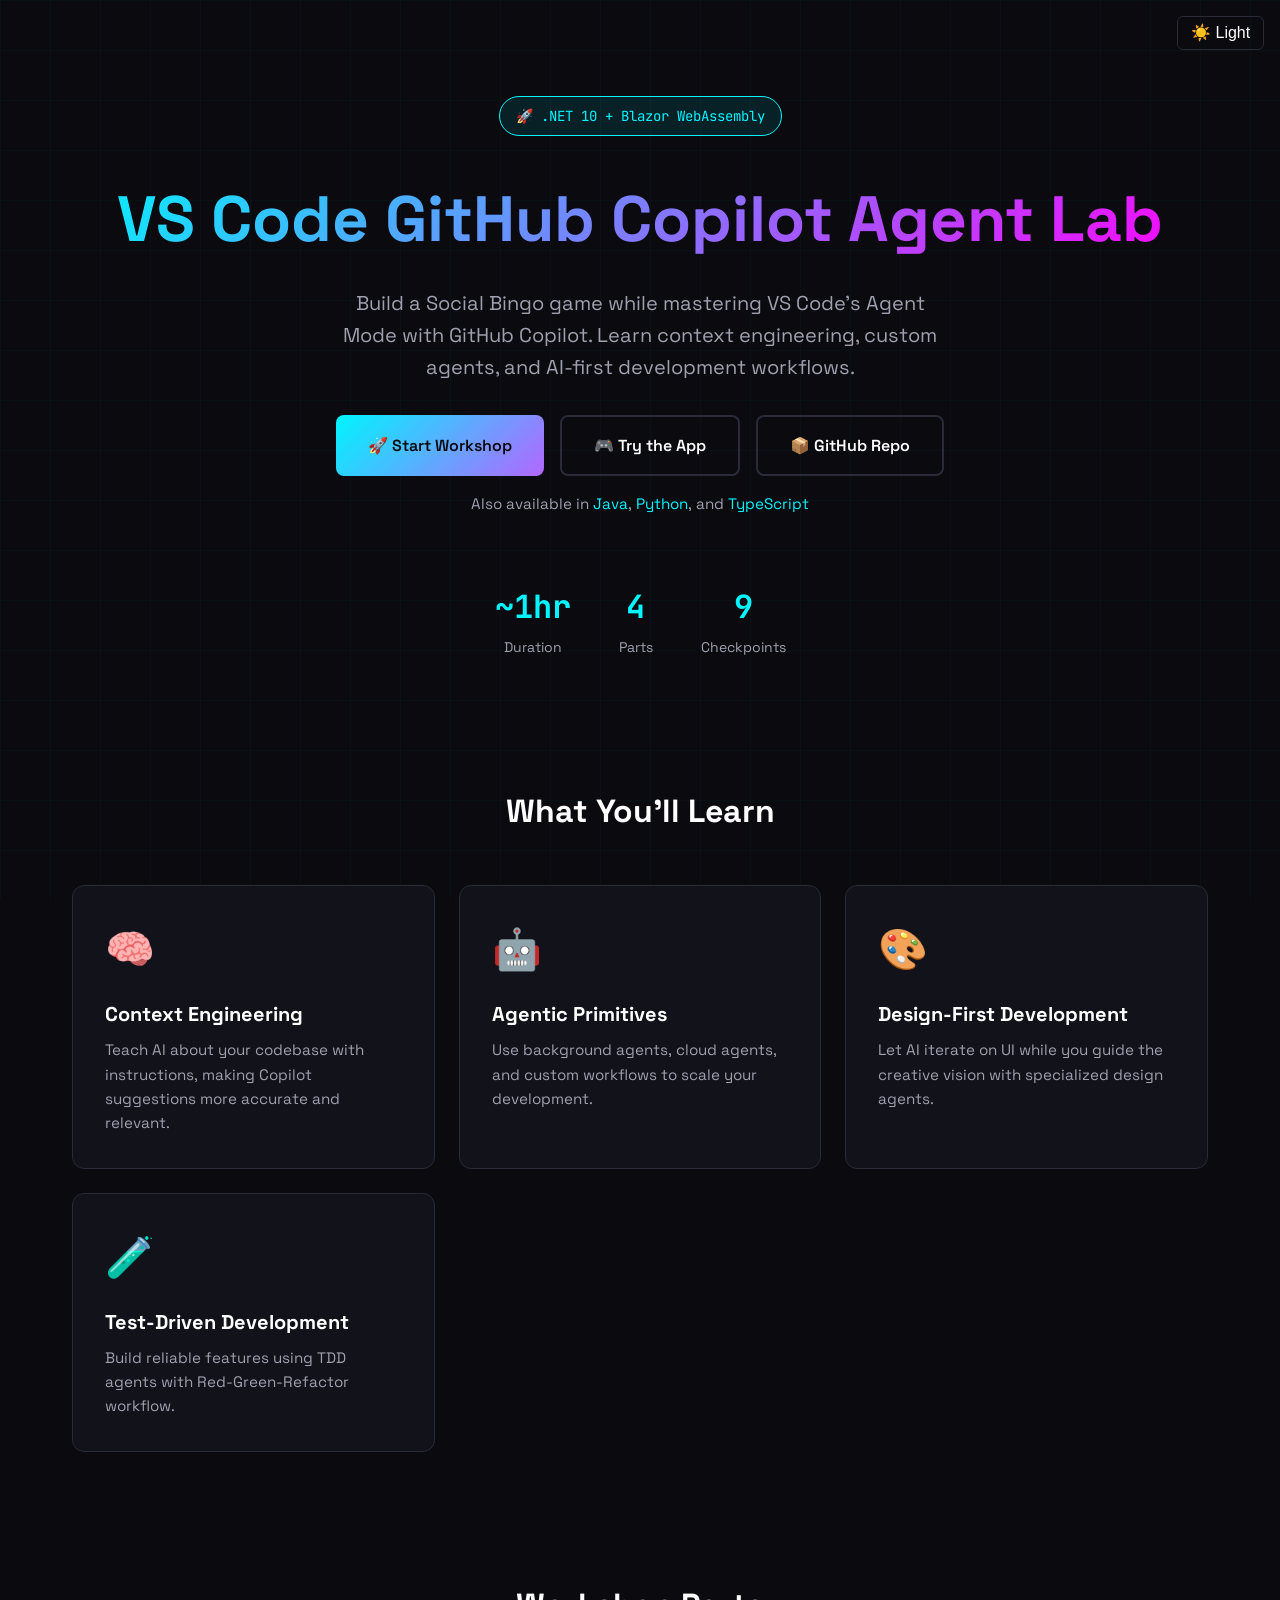
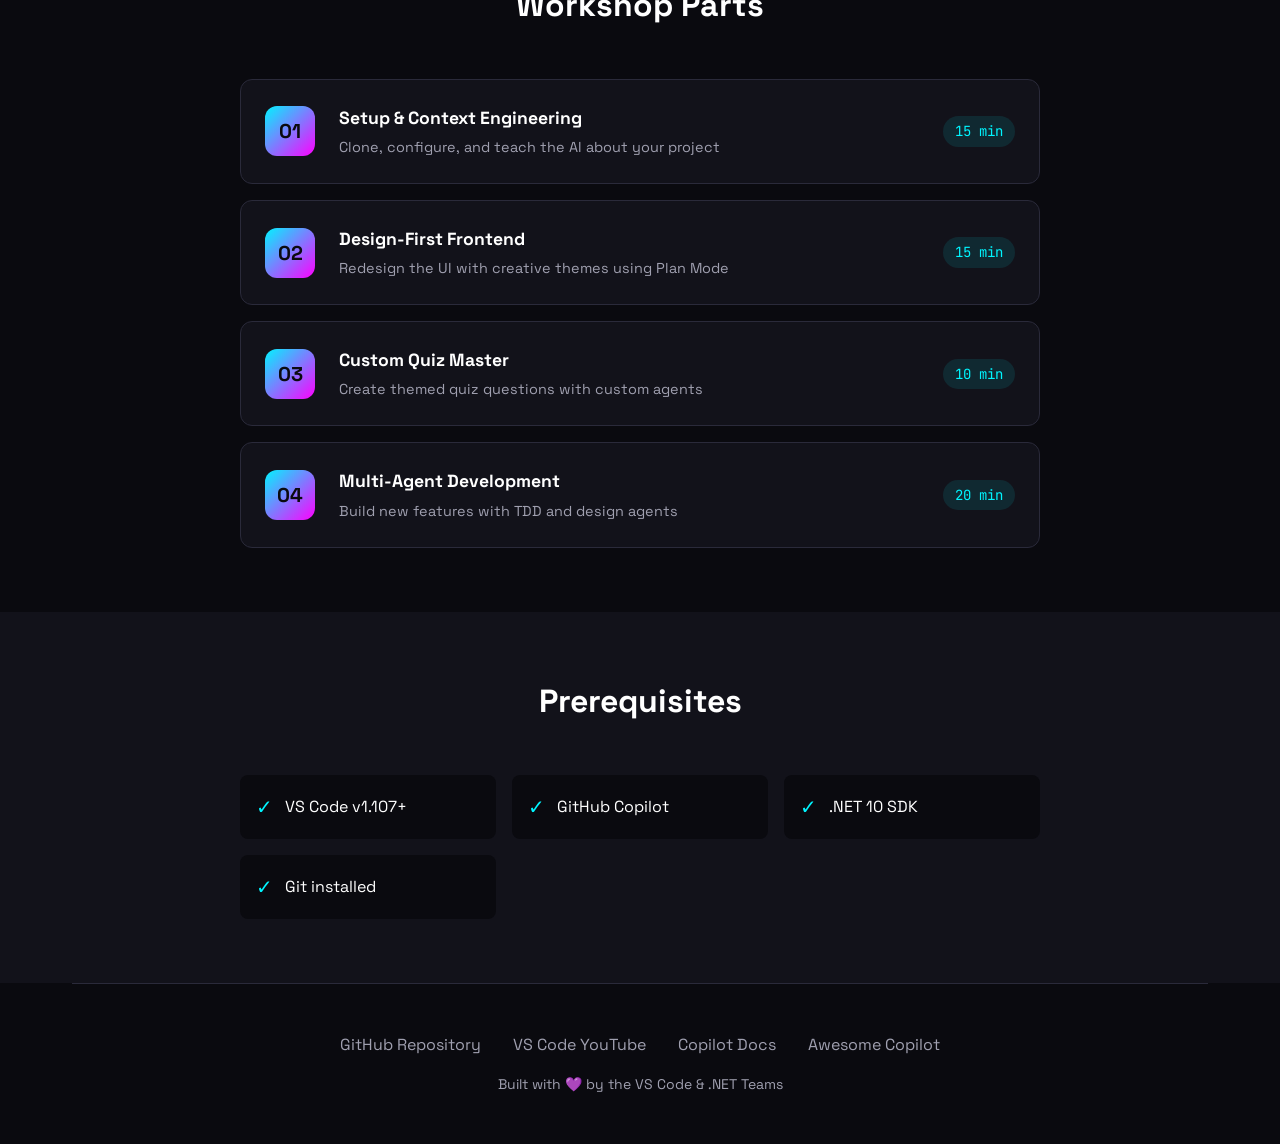
<file: docs/index.html>
<!DOCTYPE html>
<html lang="en">
<head>
    <!-- Google tag (gtag.js) -->
    <script async src="https://www.googletagmanager.com/gtag/js?id=G-LSC44NDPLQ"></script>
    <script>
      window.dataLayer = window.dataLayer || [];
      function gtag(){dataLayer.push(arguments);}
      gtag('js', new Date());
      gtag('config', 'G-LSC44NDPLQ');
    </script>
    <meta charset="UTF-8">
    <meta name="viewport" content="width=device-width, initial-scale=1.0">
    <title>VS Code GitHub Copilot Agent Lab | .NET Edition</title>
    <link rel="preconnect" href="https://fonts.googleapis.com">
    <link rel="preconnect" href="https://fonts.gstatic.com" crossorigin>
    <link href="https://fonts.googleapis.com/css2?family=JetBrains+Mono:wght@400;700&family=Space+Grotesk:wght@400;500;700&display=swap" rel="stylesheet">
    <link rel="stylesheet" href="styles.css">
    <link rel="stylesheet" href="light-theme.css">
    <script src="theme-toggle.js"></script>
</head>
<body>
    <div style="position:fixed;top:1rem;right:1rem;z-index:1000;">
        <button class="theme-toggle" onclick="toggleTheme()">☀️ Light</button>
    </div>
    <div class="container">
        <!-- Hero -->
        <section class="hero">
            <span class="hero-badge">🚀 .NET 10 + Blazor WebAssembly</span>
            <h1>VS Code GitHub Copilot Agent Lab</h1>
            <p class="hero-subtitle">
                Build a Social Bingo game while mastering VS Code's Agent Mode with GitHub Copilot. 
                Learn context engineering, custom agents, and AI-first development workflows.
            </p>
            <div class="hero-cta">
                <a href="step.html?step=00-overview" class="btn btn-primary">
                    🚀 Start Workshop
                </a>
                <a href="https://duongnka.github.io//agent-lab-dotnet/app" class="btn btn-secondary">
                    🎮 Try the App
                </a>
                <a href="https://github.com/duongnka/agent-lab-dotnet" class="btn btn-secondary">
                    📦 GitHub Repo
                </a>
            </div>
            <p class="hero-also">Also available in <a href="https://duongnka.github.io//agent-lab-java/">Java</a>, <a href="https://duongnka.github.io//agent-lab-python/">Python</a>, and <a href="https://duongnka.github.io//agent-lab-typescript/">TypeScript</a></p>
            <div class="stats">
                <div class="stat">
                    <div class="stat-value">~1hr</div>
                    <div class="stat-label">Duration</div>
                </div>
                <div class="stat">
                    <div class="stat-value">4</div>
                    <div class="stat-label">Parts</div>
                </div>
                <div class="stat">
                    <div class="stat-value">9</div>
                    <div class="stat-label">Checkpoints</div>
                </div>
            </div>
        </section>

        <!-- Features -->
        <section class="features">
            <h2 class="section-title">What You'll Learn</h2>
            <div class="features-grid">
                <div class="feature-card">
                    <div class="feature-icon">🧠</div>
                    <h3>Context Engineering</h3>
                    <p>Teach AI about your codebase with instructions, making Copilot suggestions more accurate and relevant.</p>
                </div>
                <div class="feature-card">
                    <div class="feature-icon">🤖</div>
                    <h3>Agentic Primitives</h3>
                    <p>Use background agents, cloud agents, and custom workflows to scale your development.</p>
                </div>
                <div class="feature-card">
                    <div class="feature-icon">🎨</div>
                    <h3>Design-First Development</h3>
                    <p>Let AI iterate on UI while you guide the creative vision with specialized design agents.</p>
                </div>
                <div class="feature-card">
                    <div class="feature-icon">🧪</div>
                    <h3>Test-Driven Development</h3>
                    <p>Build reliable features using TDD agents with Red-Green-Refactor workflow.</p>
                </div>
            </div>
        </section>

        <!-- Workshop Parts -->
        <section class="workshop">
            <h2 class="section-title">Workshop Parts</h2>
            <div class="parts-list">
                <a href="step.html?step=01-setup" class="part-card">
                    <div class="part-number">01</div>
                    <div class="part-content">
                        <h3>Setup & Context Engineering</h3>
                        <p>Clone, configure, and teach the AI about your project</p>
                    </div>
                    <span class="part-time">15 min</span>
                </a>
                <a href="step.html?step=02-design" class="part-card">
                    <div class="part-number">02</div>
                    <div class="part-content">
                        <h3>Design-First Frontend</h3>
                        <p>Redesign the UI with creative themes using Plan Mode</p>
                    </div>
                    <span class="part-time">15 min</span>
                </a>
                <a href="step.html?step=03-quiz-master" class="part-card">
                    <div class="part-number">03</div>
                    <div class="part-content">
                        <h3>Custom Quiz Master</h3>
                        <p>Create themed quiz questions with custom agents</p>
                    </div>
                    <span class="part-time">10 min</span>
                </a>
                <a href="step.html?step=04-multi-agent" class="part-card">
                    <div class="part-number">04</div>
                    <div class="part-content">
                        <h3>Multi-Agent Development</h3>
                        <p>Build new features with TDD and design agents</p>
                    </div>
                    <span class="part-time">20 min</span>
                </a>
            </div>
        </section>
    </div>

    <!-- Prerequisites -->
    <section class="prereqs">
        <div class="container">
            <h2 class="section-title">Prerequisites</h2>
            <div class="prereqs-grid">
                <div class="prereq-item">
                    <span class="prereq-check">✓</span>
                    <span>VS Code v1.107+</span>
                </div>
                <div class="prereq-item">
                    <span class="prereq-check">✓</span>
                    <span>GitHub Copilot</span>
                </div>
                <div class="prereq-item">
                    <span class="prereq-check">✓</span>
                    <span>.NET 10 SDK</span>
                </div>
                <div class="prereq-item">
                    <span class="prereq-check">✓</span>
                    <span>Git installed</span>
                </div>
            </div>
        </div>
    </section>

    <div class="container">
        <!-- Footer -->
        <footer>
            <div class="footer-links">
                <a href="https://github.com/copilot-dev-days/agent-lab-dotnet">GitHub Repository</a>
                <a href="https://www.youtube.com/code">VS Code YouTube</a>
                <a href="https://code.visualstudio.com/docs/copilot/overview">Copilot Docs</a>
                <a href="https://github.com/github/awesome-copilot">Awesome Copilot</a>
            </div>
            <p class="footer-credit">
                Built with 💜 by the VS Code & .NET Teams
            </p>
        </footer>
    </div>
</body>
</html>
</file>
<file: docs/styles.css>
:root {
    --bg-dark: #0a0a0f;
    --bg-card: #12121a;
    --neon-cyan: #00f5ff;
    --neon-magenta: #ff00ff;
    --neon-purple: #b366ff;
    --text-primary: #ffffff;
    --text-secondary: #a0a0b0;
    --border-color: #2a2a3a;
}

* {
    margin: 0;
    padding: 0;
    box-sizing: border-box;
}

body {
    font-family: 'Space Grotesk', sans-serif;
    background: var(--bg-dark);
    color: var(--text-primary);
    line-height: 1.6;
    min-height: 100vh;
}

/* Animated grid background */
body::before {
    content: '';
    position: fixed;
    top: 0;
    left: 0;
    width: 100%;
    height: 100%;
    background: 
        linear-gradient(90deg, rgba(0,245,255,0.03) 1px, transparent 1px),
        linear-gradient(rgba(0,245,255,0.03) 1px, transparent 1px);
    background-size: 50px 50px;
    pointer-events: none;
    z-index: -1;
}

.container {
    max-width: 1200px;
    margin: 0 auto;
    padding: 0 2rem;
}

/* Hero Section */
.hero {
    padding: 6rem 0 4rem;
    text-align: center;
    position: relative;
}

.hero-badge {
    display: inline-block;
    padding: 0.5rem 1rem;
    background: rgba(0,245,255,0.1);
    border: 1px solid var(--neon-cyan);
    border-radius: 50px;
    font-size: 0.875rem;
    color: var(--neon-cyan);
    margin-bottom: 2rem;
    font-family: 'JetBrains Mono', monospace;
}

.hero h1 {
    font-size: clamp(2.5rem, 6vw, 4rem);
    font-weight: 700;
    margin-bottom: 1rem;
    background: linear-gradient(135deg, var(--neon-cyan), var(--neon-magenta));
    -webkit-background-clip: text;
    -webkit-text-fill-color: transparent;
    background-clip: text;
}

.hero-subtitle {
    font-size: 1.25rem;
    color: var(--text-secondary);
    max-width: 600px;
    margin: 0 auto 2rem;
}

.hero-cta {
    display: flex;
    gap: 1rem;
    justify-content: center;
    flex-wrap: wrap;
}

.btn {
    display: inline-flex;
    align-items: center;
    gap: 0.5rem;
    padding: 1rem 2rem;
    border-radius: 8px;
    font-weight: 600;
    text-decoration: none;
    transition: all 0.3s ease;
    font-size: 1rem;
}

.btn-primary {
    background: linear-gradient(135deg, var(--neon-cyan), var(--neon-purple));
    color: var(--bg-dark);
}

.btn-primary:hover {
    transform: translateY(-2px);
    box-shadow: 0 10px 40px rgba(0,245,255,0.3);
}

.btn-secondary {
    background: transparent;
    border: 2px solid var(--border-color);
    color: var(--text-primary);
}

.btn-secondary:hover {
    border-color: var(--neon-cyan);
    color: var(--neon-cyan);
}

/* Stats */
.stats {
    display: flex;
    justify-content: center;
    gap: 3rem;
    margin-top: 4rem;
    flex-wrap: wrap;
}

.stat {
    text-align: center;
}

.stat-value {
    font-size: 2rem;
    font-weight: 700;
    color: var(--neon-cyan);
    font-family: 'JetBrains Mono', monospace;
}

.stat-label {
    font-size: 0.875rem;
    color: var(--text-secondary);
    margin-top: 0.25rem;
}

/* Features Section */
.features {
    padding: 4rem 0;
}

.section-title {
    font-size: 2rem;
    text-align: center;
    margin-bottom: 3rem;
}

.features-grid {
    display: grid;
    grid-template-columns: repeat(auto-fit, minmax(280px, 1fr));
    gap: 1.5rem;
}

.feature-card {
    background: var(--bg-card);
    border: 1px solid var(--border-color);
    border-radius: 12px;
    padding: 2rem;
    transition: all 0.3s ease;
}

.feature-card:hover {
    border-color: var(--neon-cyan);
    transform: translateY(-4px);
}

.feature-icon {
    font-size: 2.5rem;
    margin-bottom: 1rem;
}

.feature-card h3 {
    font-size: 1.25rem;
    margin-bottom: 0.5rem;
}

.feature-card p {
    color: var(--text-secondary);
    font-size: 0.95rem;
}

/* Workshop Parts */
.workshop {
    padding: 4rem 0;
}

.parts-list {
    display: flex;
    flex-direction: column;
    gap: 1rem;
    max-width: 800px;
    margin: 0 auto;
}

.part-card {
    display: flex;
    align-items: center;
    gap: 1.5rem;
    background: var(--bg-card);
    border: 1px solid var(--border-color);
    border-radius: 12px;
    padding: 1.5rem;
    text-decoration: none;
    color: inherit;
    transition: all 0.3s ease;
}

.part-card:hover {
    border-color: var(--neon-magenta);
    background: rgba(255,0,255,0.05);
}

.part-number {
    width: 50px;
    height: 50px;
    display: flex;
    align-items: center;
    justify-content: center;
    background: linear-gradient(135deg, var(--neon-cyan), var(--neon-magenta));
    border-radius: 12px;
    font-weight: 700;
    font-size: 1.25rem;
    color: var(--bg-dark);
    flex-shrink: 0;
}

.part-content {
    flex: 1;
}

.part-content h3 {
    font-size: 1.1rem;
    margin-bottom: 0.25rem;
}

.part-content p {
    color: var(--text-secondary);
    font-size: 0.9rem;
}

.part-time {
    font-family: 'JetBrains Mono', monospace;
    font-size: 0.875rem;
    color: var(--neon-cyan);
    padding: 0.25rem 0.75rem;
    background: rgba(0,245,255,0.1);
    border-radius: 50px;
}

/* Prerequisites */
.prereqs {
    padding: 4rem 0;
    background: var(--bg-card);
}

.prereqs-grid {
    display: grid;
    grid-template-columns: repeat(auto-fit, minmax(200px, 1fr));
    gap: 1rem;
    max-width: 800px;
    margin: 0 auto;
}

.prereq-item {
    display: flex;
    align-items: center;
    gap: 0.75rem;
    padding: 1rem;
    background: var(--bg-dark);
    border-radius: 8px;
}

.prereq-check {
    color: var(--neon-cyan);
    font-size: 1.25rem;
}

/* Footer */
footer {
    padding: 3rem 0;
    text-align: center;
    border-top: 1px solid var(--border-color);
}

.footer-links {
    display: flex;
    justify-content: center;
    gap: 2rem;
    margin-bottom: 1rem;
    flex-wrap: wrap;
}

.footer-links a {
    color: var(--text-secondary);
    text-decoration: none;
    transition: color 0.3s ease;
}

.footer-links a:hover {
    color: var(--neon-cyan);
}

.footer-credit {
    color: var(--text-secondary);
    font-size: 0.875rem;
}

/* Responsive */
@media (max-width: 768px) {
    .hero {
        padding: 4rem 0 3rem;
    }

    .stats {
        gap: 2rem;
    }

    .part-card {
        flex-direction: column;
        text-align: center;
    }

    .part-time {
        margin-top: 0.5rem;
    }
}

.hero-also {
    margin-top: 1rem;
    font-size: 0.95rem;
    color: var(--text-secondary);
}

.hero-also a {
    color: var(--neon-cyan);
    text-decoration: none;
    transition: color 0.3s ease;
}

.hero-also a:hover {
    color: var(--neon-magenta);
    text-decoration: underline;
}
</file>
<file: docs/light-theme.css>
html[data-theme="light"] {
    --bg-dark: #f5f5f7;
    --bg-card: #ffffff;
    --bg-code: #f0f0f5;
    --neon-cyan: #0077b6;
    --neon-magenta: #c2185b;
    --neon-purple: #7b1fa2;
    --text-primary: #1a1a2e;
    --text-secondary: #555570;
    --border-color: #d0d0dd;
    --success-green: #2e7d32;
    --warning-yellow: #f9a825;
}

html[data-theme="light"] body::before {
    background: linear-gradient(90deg, rgba(0,119,182,0.05) 1px, transparent 1px),
                linear-gradient(rgba(0,119,182,0.05) 1px, transparent 1px);
}

html[data-theme="light"] .hero::before {
    background: radial-gradient(ellipse at 50% 0%, rgba(0,119,182,0.15), transparent 70%);
}

html[data-theme="light"] .header {
    background: rgba(245,245,247,0.95);
}

html[data-theme="light"] code,
html[data-theme="light"] pre {
    background: var(--bg-code);
    color: #1a1a2e;
}

html[data-theme="light"] .btn-secondary {
    border-color: var(--border-color);
    color: var(--text-primary);
}

html[data-theme="light"] .btn-secondary:hover {
    background: rgba(0,119,182,0.1);
    border-color: var(--neon-cyan);
}

html[data-theme="light"] .card {
    box-shadow: 0 2px 8px rgba(0,0,0,0.08);
}

.theme-toggle {
    background: none;
    border: 1px solid var(--border-color);
    color: var(--text-primary);
    cursor: pointer;
    padding: 0.4rem 0.8rem;
    border-radius: 6px;
    font-size: 1rem;
    transition: all 0.3s ease;
    display: inline-flex;
    align-items: center;
    gap: 0.4rem;
}

.theme-toggle:hover {
    border-color: var(--neon-cyan);
    color: var(--neon-cyan);
}
</file>
